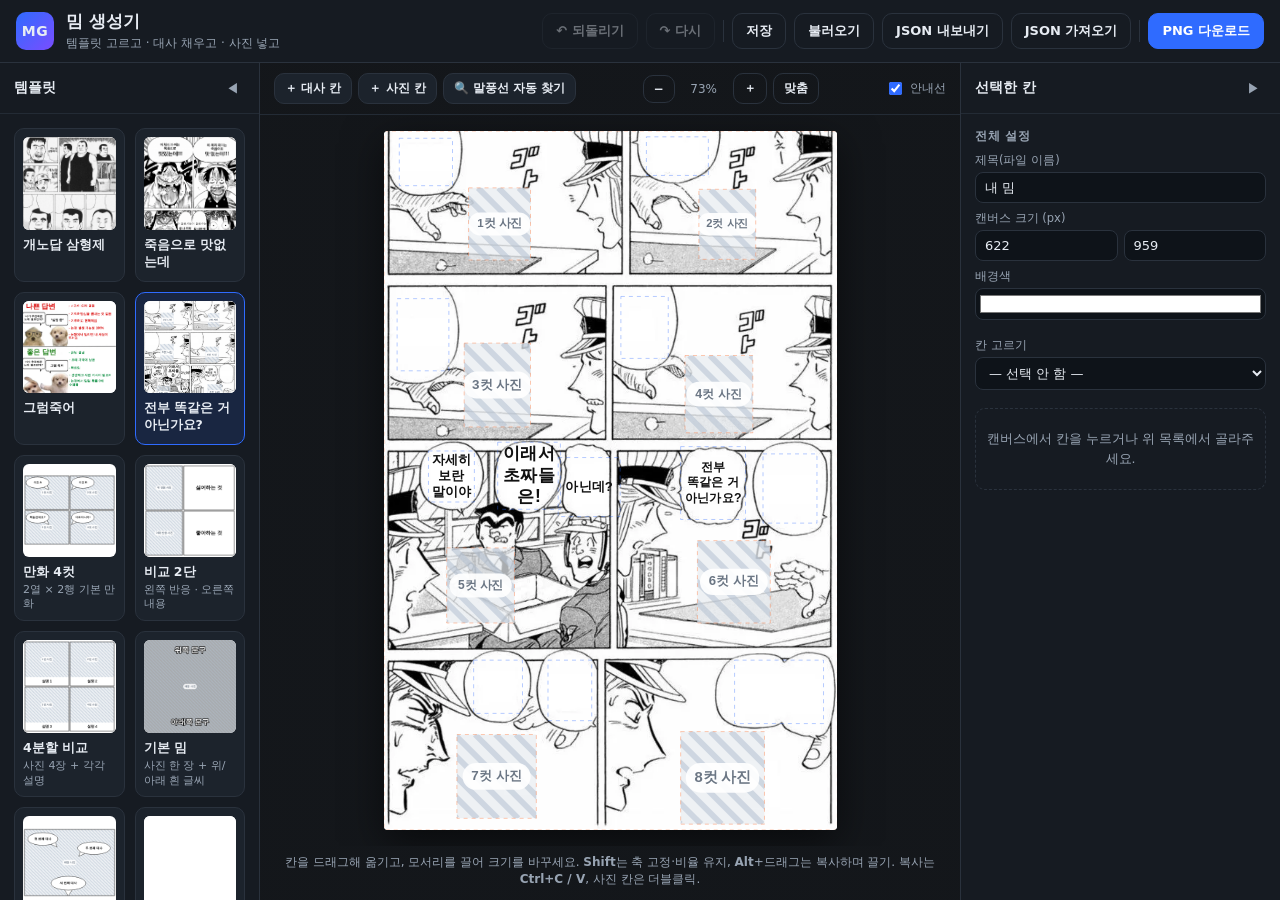
<file: index.html>
<!DOCTYPE html>
<html lang="ko">
<head>
<meta charset="UTF-8" />
<meta name="viewport" content="width=device-width, initial-scale=1.0" />
<title>밈 생성기 — 템플릿으로 만드는 짤 제작기</title>
<meta name="description" content="템플릿을 고르고 대사와 사진을 채워 밈 이미지를 만드는 웹 도구." />
<link rel="icon" href="data:image/svg+xml,%3Csvg xmlns='http://www.w3.org/2000/svg' viewBox='0 0 32 32'%3E%3Crect width='32' height='32' rx='7' fill='%232f6bff'/%3E%3Cellipse cx='16' cy='14' rx='10' ry='7' fill='%23fff'/%3E%3Cpath d='M13 20l-2 6 7-5z' fill='%23fff'/%3E%3C/svg%3E" />
<link rel="stylesheet" href="css/style.css?v=dev" />
</head>
<body>

<header class="topbar">
  <div class="brand">
    <span class="brand-mark">MG</span>
    <div>
      <h1>밈 생성기</h1>
      <p>템플릿 고르고 · 대사 채우고 · 사진 넣고</p>
    </div>
  </div>
  <div class="topbar-actions">
    <button id="btn-undo" class="btn ghost" title="되돌리기 (Ctrl+Z)"><span class="ico">↶</span><span class="lbl"> 되돌리기</span></button>
    <button id="btn-redo" class="btn ghost" title="다시 실행 (Ctrl+Shift+Z)"><span class="ico">↷</span><span class="lbl"> 다시</span></button>
    <span class="divider"></span>
    <!-- 좁은 화면에서는 아래 넷이 "더보기" 안으로 접힌다 -->
    <div class="more-wrap">
      <button id="btn-more" class="btn ghost" aria-expanded="false" aria-controls="more-menu">⋯</button>
      <div class="more-menu" id="more-menu">
        <button id="btn-save" class="btn ghost">저장</button>
        <button id="btn-load" class="btn ghost">불러오기</button>
        <button id="btn-export-json" class="btn ghost">JSON 내보내기</button>
        <button id="btn-import-json" class="btn ghost">JSON 가져오기</button>
      </div>
    </div>
    <span class="divider"></span>
    <button id="btn-download" class="btn primary"><span class="lbl">PNG </span>다운로드</button>
  </div>
</header>

<main class="layout">

  <!-- ── 왼쪽: 템플릿 갤러리 ───────────────────────────── -->
  <aside class="panel panel-left" id="panel-left">
    <div class="panel-head">
      <h2>템플릿</h2>
      <button class="icon-btn panel-toggle" data-target="panel-left" title="접기">◀</button>
    </div>
    <div class="panel-body">
      <div class="gallery" id="gallery"></div>

      <div class="section">
        <h3>내 이미지로 시작</h3>
        <p class="hint">배경 사진을 올리면 그 위에 대사·사진 칸을 직접 그릴 수 있어요.</p>
        <label class="btn block">
          배경 이미지 업로드
          <input type="file" id="custom-bg" accept="image/*" hidden />
        </label>
      </div>

      <div class="section" id="trash-section" hidden>
        <h3>🗑 휴지통 <span class="admin-badge">관리자</span></h3>
        <p class="hint">지운 템플릿은 여기 남습니다. 방문자에게는 보이지 않습니다.</p>
        <div id="trash-list" class="saved-list"></div>
      </div>

      <div class="section">
        <h3>저장된 작업</h3>
        <div id="saved-list" class="saved-list"></div>
      </div>
    </div>
  </aside>

  <!-- ── 가운데: 캔버스 ────────────────────────────────── -->
  <section class="stage" id="stage">
    <div class="stage-toolbar">
      <div class="tool-group">
        <button class="btn small" id="btn-add-text">＋ 대사 칸</button>
        <button class="btn small" id="btn-add-image">＋ 사진 칸</button>
        <button class="btn small" id="btn-detect" title="배경 만화에서 빈 말풍선을 찾아 대사 칸으로 만듭니다">🔍 말풍선 자동 찾기</button>
      </div>
      <div class="tool-group">
        <button class="btn small ghost" id="btn-zoom-out">−</button>
        <span class="zoom-label" id="zoom-label">100%</span>
        <button class="btn small ghost" id="btn-zoom-in">＋</button>
        <button class="btn small ghost" id="btn-zoom-fit">맞춤</button>
      </div>
      <div class="tool-group">
        <label class="check"><input type="checkbox" id="chk-guides" checked /> 안내선</label>
      </div>
      <div class="tool-group admin-tools" id="admin-tools" hidden>
        <span class="admin-badge">관리자</span>
        <button class="btn small primary" id="btn-overwrite">💾 이 템플릿 수정</button>
        <button class="btn small" id="btn-publish">🚀 새로 게시</button>
        <button class="btn small ghost" id="btn-token">토큰 입력</button>
      </div>
    </div>

    <div class="canvas-wrap" id="canvas-wrap">
      <canvas id="canvas"></canvas>
    </div>

    <p class="stage-hint">칸을 드래그해 옮기고, 모서리를 끌어 크기를 바꾸세요. <b>Shift</b>는 축 고정·비율 유지, <b>Alt</b>+드래그는 복사하며 끌기. 복사는 <b>Ctrl+C / V</b>, 사진 칸은 더블클릭.</p>
  </section>

  <!-- ── 오른쪽: 속성 편집 ─────────────────────────────── -->
  <aside class="panel panel-right" id="panel-right">
    <div class="panel-head">
      <button class="icon-btn panel-toggle" data-target="panel-right" title="접기">▶</button>
      <h2>선택한 칸</h2>
    </div>
    <div class="panel-body">
      <div class="section" id="doc-props"></div>
      <div id="slot-list" class="slot-list"></div>
      <p class="empty-note" id="empty-note" hidden></p>
    </div>
  </aside>

</main>

<!-- 좁은 화면 전용: 패널을 아래에서 올라오는 시트로 연다 -->
<div class="sheet-backdrop" id="sheet-backdrop" hidden></div>
<nav class="mobile-tabs" id="mobile-tabs" aria-label="패널 열기">
  <button type="button" data-sheet="panel-left"><span class="ico">▦</span>템플릿</button>
  <button type="button" data-sheet="panel-right"><span class="ico">✎</span>칸 편집</button>
</nav>

<input type="file" id="hidden-image-input" accept="image/*" hidden />
<input type="file" id="hidden-json-input" accept="application/json,.json" hidden />

<div class="toast" id="toast" hidden></div>

<script src="assets/templates/comic-8-page.js?v=dev" defer></script>
<script src="assets/templates/brothers-6-page.js?v=dev" defer></script>
<script src="js/templates.js?v=dev" defer></script>
<script src="js/renderer.js?v=dev" defer></script>
<script src="js/detect.js?v=dev" defer></script>
<script src="js/cutout.js?v=dev" defer></script>
<script src="js/library.js?v=dev" defer></script>
<script src="js/admin.js?v=dev" defer></script>
<script src="js/editor.js?v=dev" defer></script>
<script src="js/app.js?v=dev" defer></script>
</body>
</html>
</file>
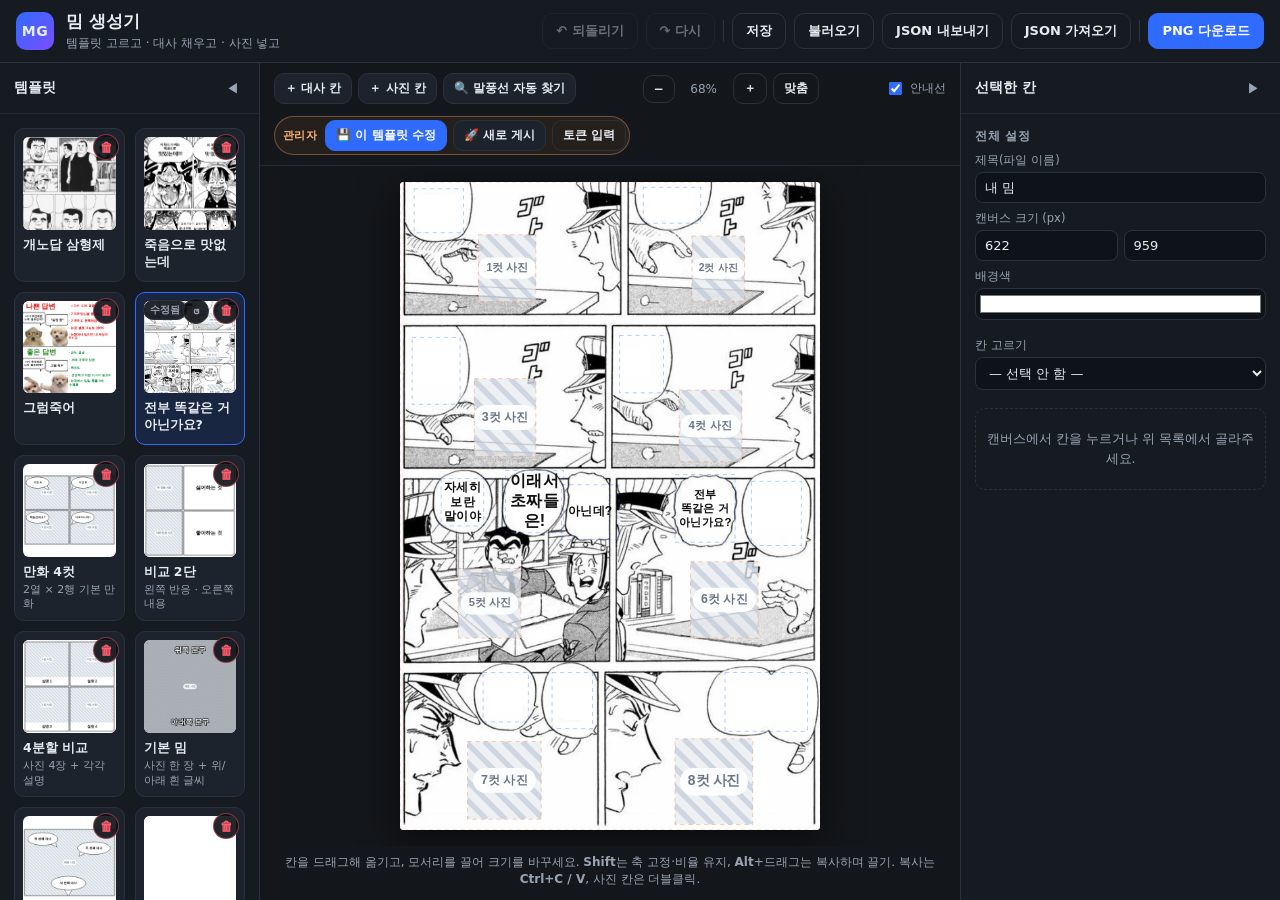
<file: admin.html>
<!DOCTYPE html>
<html lang="ko">
<head>
<meta charset="UTF-8" />
<title>밈 생성기 — 관리자</title>
<meta name="robots" content="noindex" />
<script>
  // 편집기는 하나뿐이다. 관리자 화면은 같은 앱을 관리자 모드로 여는 주소일 뿐이다.
  location.replace('index.html?admin=1' + location.hash);
</script>
</head>
<body>
<p>관리자 모드로 이동합니다… <a href="index.html?admin=1">열리지 않으면 여기를 누르세요</a></p>
</body>
</html>
</file>
<file: css/style.css>
/* 밈 생성기 — 스타일 */

:root {
  --bg: #0f1216;
  --bg-panel: #161b22;
  --bg-elev: #1c232c;
  --bg-input: #0e1319;
  --line: #2a323d;
  --line-soft: #232b35;
  --text: #e7ecf3;
  --text-dim: #98a4b3;
  --accent: #2f6bff;
  --accent-soft: rgba(47, 107, 255, .14);
  --danger: #ff5c6c;
  --radius: 10px;
  --font: "Pretendard", "Noto Sans KR", "Malgun Gothic", "Apple SD Gothic Neo", "맑은 고딕", system-ui, sans-serif;
}

* { box-sizing: border-box; }

/* display 를 지정한 클래스가 hidden 속성을 이기는 일이 없도록 못박는다 */
[hidden] { display: none !important; }

html, body {
  height: 100%;
  margin: 0;
}

body {
  display: flex;
  flex-direction: column;
  background: var(--bg);
  color: var(--text);
  font-family: var(--font);
  font-size: 14px;
  -webkit-font-smoothing: antialiased;
}

h1, h2, h3 { margin: 0; }

/* ── 상단바 ─────────────────────────────────────────── */
.topbar {
  display: flex;
  align-items: center;
  justify-content: space-between;
  gap: 16px;
  padding: 10px 16px;
  background: var(--bg-panel);
  border-bottom: 1px solid var(--line);
  flex: 0 0 auto;
}

.brand { display: flex; align-items: center; gap: 12px; }

.brand-mark {
  display: grid;
  place-items: center;
  width: 38px; height: 38px;
  border-radius: 10px;
  background: linear-gradient(135deg, #2f6bff, #7a4dff);
  font-weight: 800;
  letter-spacing: .5px;
}

.brand h1 { font-size: 17px; font-weight: 700; }
.brand p { margin: 2px 0 0; font-size: 12px; color: var(--text-dim); }

.topbar-actions { display: flex; align-items: center; gap: 8px; flex-wrap: wrap; }
.divider { width: 1px; height: 22px; background: var(--line); }

/* 넓은 화면에서는 "더보기"가 없고 버튼이 그대로 늘어선다 */
.more-wrap { display: contents; }
.more-menu { display: contents; }
#btn-more { display: none; }

/* 좁은 화면 전용 요소 */
.mobile-tabs { display: none; }
.sheet-backdrop { display: none; }

/* ── 버튼 / 입력 ───────────────────────────────────── */
.btn {
  appearance: none;
  border: 1px solid var(--line);
  background: var(--bg-elev);
  color: var(--text);
  font-family: inherit;
  font-size: 13px;
  font-weight: 600;
  padding: 8px 13px;
  border-radius: var(--radius);
  cursor: pointer;
  transition: background .15s, border-color .15s, opacity .15s;
}
.btn:hover { background: #232b36; border-color: #384252; }
.btn:active { transform: translateY(1px); }
.btn:disabled { opacity: .4; cursor: default; }
.btn.primary { background: var(--accent); border-color: var(--accent); color: #fff; }
.btn.primary:hover { background: #3f78ff; }
.btn.ghost { background: transparent; }
.btn.small { padding: 6px 10px; font-size: 12px; }
.btn.block { display: block; width: 100%; text-align: center; }

.icon-btn {
  appearance: none;
  border: 1px solid transparent;
  background: transparent;
  color: var(--text-dim);
  width: 26px; height: 26px;
  border-radius: 7px;
  cursor: pointer;
  font-size: 13px;
  line-height: 1;
  display: grid;
  place-items: center;
}
.icon-btn:hover { background: var(--bg-elev); color: var(--text); border-color: var(--line); }
.icon-btn.danger:hover { color: var(--danger); border-color: rgba(255, 92, 108, .4); }

.input, .textarea, select.input {
  width: 100%;
  background: var(--bg-input);
  border: 1px solid var(--line);
  color: var(--text);
  font-family: inherit;
  font-size: 13px;
  padding: 7px 9px;
  border-radius: 8px;
}
.input:focus, .textarea:focus { outline: 2px solid var(--accent-soft); border-color: var(--accent); }
.textarea { resize: vertical; line-height: 1.4; }
.input.color { padding: 2px; height: 32px; cursor: pointer; }

.range { width: 100%; accent-color: var(--accent); }

.check {
  display: inline-flex;
  align-items: center;
  gap: 5px;
  font-size: 12px;
  color: var(--text-dim);
  cursor: pointer;
  user-select: none;
}
.check input { accent-color: var(--accent); }

/* ── 레이아웃 ──────────────────────────────────────── */
.layout {
  flex: 1 1 auto;
  display: grid;
  grid-template-columns: 260px minmax(0, 1fr) 320px;
  min-height: 0;
}

.panel {
  background: var(--bg-panel);
  display: flex;
  flex-direction: column;
  min-height: 0;
  transition: width .18s ease;
}
.panel-left { border-right: 1px solid var(--line); }
.panel-right { border-left: 1px solid var(--line); }

.panel-head {
  display: flex;
  align-items: center;
  justify-content: space-between;
  gap: 8px;
  padding: 12px 14px;
  border-bottom: 1px solid var(--line-soft);
  flex: 0 0 auto;
}
.panel-head h2 { font-size: 14px; font-weight: 700; }
.panel-right .panel-head { flex-direction: row-reverse; justify-content: flex-end; }
.panel-right .panel-head h2 { flex: 1; }

.panel-body {
  flex: 1 1 auto;
  overflow-y: auto;
  padding: 14px;
  display: flex;
  flex-direction: column;
  gap: 18px;
}

.panel.collapsed { width: 44px; }
.panel.collapsed .panel-body,
.panel.collapsed .panel-head h2 { display: none; }
.panel.collapsed .panel-toggle { transform: rotate(180deg); }

.layout:has(.panel-left.collapsed) { grid-template-columns: 44px minmax(0, 1fr) 320px; }
.layout:has(.panel-right.collapsed) { grid-template-columns: 260px minmax(0, 1fr) 44px; }
.layout:has(.panel-left.collapsed):has(.panel-right.collapsed) { grid-template-columns: 44px minmax(0, 1fr) 44px; }

.section { display: flex; flex-direction: column; gap: 8px; }
.section h3 { font-size: 12px; text-transform: uppercase; letter-spacing: .06em; color: var(--text-dim); }
.hint { margin: 0; font-size: 12px; color: var(--text-dim); line-height: 1.5; }

/* ── 템플릿 갤러리 ─────────────────────────────────── */
.gallery { display: grid; grid-template-columns: 1fr 1fr; gap: 10px; }

.tpl-card {
  position: relative;
  border: 1px solid var(--line);
  background: var(--bg-elev);
  border-radius: var(--radius);
  padding: 8px;
  cursor: pointer;
  text-align: left;
  color: inherit;
  font-family: inherit;
  display: flex;
  flex-direction: column;
  gap: 7px;
  transition: border-color .15s, background .15s;
}
.tpl-card:hover { border-color: #46536a; }
.tpl-card:focus-visible { outline: 2px solid var(--accent); outline-offset: 2px; }
.tpl-card.active { border-color: var(--accent); background: var(--accent-soft); }

/* 템플릿 카드 관리 도구 (관리자)
 * 항상 보이게 둔다. hover 로만 나타나게 했더니 있는 줄 모르고,
 * 터치 기기에서는 hover 가 없어 아예 누를 수 없었다. */
.tpl-tools {
  position: absolute;
  top: 5px;
  right: 5px;
  display: flex;
  gap: 4px;
}
.tpl-tool {
  width: 26px;
  height: 26px;
  border-radius: 50%;
  border: 1px solid var(--line);
  background: rgba(12, 15, 20, .9);
  color: var(--text-dim);
  font-size: 13px;
  font-weight: 700;
  line-height: 1;
  cursor: pointer;
  display: grid;
  place-items: center;
  transition: background .12s, color .12s, transform .12s;
}
.tpl-tool:hover { background: #2f3946; color: var(--text); transform: scale(1.08); }
.tpl-tool:focus-visible { outline: 2px solid var(--accent); outline-offset: 2px; }
.tpl-tool.danger { border-color: rgba(255, 92, 108, .5); color: var(--danger); }
.tpl-tool.danger:hover { background: var(--danger); border-color: var(--danger); color: #fff; }

/* 숨김 / 수정됨 표시 */
.tpl-tag {
  position: absolute;
  top: 7px;
  left: 7px;
  font-size: 10px;
  font-weight: 700;
  padding: 2px 6px;
  border-radius: 999px;
  background: rgba(12, 15, 20, .9);
  border: 1px solid var(--line);
  color: var(--text-dim);
}
/* 휴지통 목록 */
.trash-info {
  flex: 1;
  min-width: 0;
  display: flex;
  flex-direction: column;
  gap: 2px;
  padding: 4px 2px;
}
.trash-info strong {
  font-size: 12.5px;
  overflow: hidden;
  text-overflow: ellipsis;
  white-space: nowrap;
}
.trash-info span { font-size: 11px; color: var(--text-dim); }
#trash-section h3 { display: flex; align-items: center; gap: 6px; }

.tpl-thumb {
  aspect-ratio: 1 / 1;
  background: #fff;
  border-radius: 6px;
  overflow: hidden;
  display: grid;
  place-items: center;
}
.tpl-thumb img { max-width: 100%; max-height: 100%; display: block; }

.tpl-meta { display: flex; flex-direction: column; gap: 2px; min-width: 0; }
.tpl-meta strong { font-size: 12.5px; }
.tpl-meta span { font-size: 11px; color: var(--text-dim); line-height: 1.35; }

/* ── 저장된 작업 ───────────────────────────────────── */
.saved-list { display: flex; flex-direction: column; gap: 6px; }
.saved-item { display: flex; align-items: center; gap: 4px; }
.saved-open {
  flex: 1;
  min-width: 0;
  appearance: none;
  border: 1px solid var(--line);
  background: var(--bg-elev);
  border-radius: 8px;
  padding: 7px 9px;
  color: inherit;
  font-family: inherit;
  cursor: pointer;
  display: flex;
  flex-direction: column;
  gap: 2px;
  text-align: left;
}
.saved-open:hover { border-color: #46536a; }
.saved-open strong { font-size: 12.5px; overflow: hidden; text-overflow: ellipsis; white-space: nowrap; }
.saved-open span { font-size: 11px; color: var(--text-dim); }

/* ── 캔버스 스테이지 ───────────────────────────────── */
.stage {
  display: flex;
  flex-direction: column;
  min-width: 0;
  min-height: 0;
  background:
    linear-gradient(0deg, rgba(255,255,255,.02), rgba(255,255,255,.02)),
    var(--bg);
}

.stage-toolbar {
  flex: 0 0 auto;
  display: flex;
  align-items: center;
  justify-content: space-between;
  gap: 12px;
  padding: 10px 14px;
  border-bottom: 1px solid var(--line-soft);
  flex-wrap: wrap;
}
.tool-group { display: flex; align-items: center; gap: 6px; }
.zoom-label { font-size: 12px; color: var(--text-dim); min-width: 46px; text-align: center; }

.canvas-wrap {
  flex: 1 1 auto;
  min-height: 0;
  overflow: auto;
  display: grid;
  place-items: center;
  padding: 16px;
}

#canvas {
  background: #fff;
  border-radius: 4px;
  box-shadow: 0 12px 40px rgba(0, 0, 0, .55);
  touch-action: none;
}

.stage-hint {
  flex: 0 0 auto;
  margin: 0;
  padding: 8px 14px 12px;
  font-size: 12px;
  color: var(--text-dim);
  text-align: center;
}

/* ── 속성 카드 ─────────────────────────────────────── */
.slot-list { display: flex; flex-direction: column; gap: 10px; }

.slot-card {
  border: 1px solid var(--line);
  background: var(--bg-elev);
  border-radius: var(--radius);
  padding: 10px;
  display: flex;
  flex-direction: column;
  gap: 9px;
}
.slot-card.selected { border-color: var(--accent); box-shadow: 0 0 0 1px var(--accent-soft); }

.slot-head { display: flex; align-items: center; gap: 6px; }
.slot-actions { display: flex; gap: 1px; margin-left: auto; }

.badge {
  font-size: 10.5px;
  font-weight: 700;
  padding: 3px 7px;
  border-radius: 999px;
  flex: 0 0 auto;
}
.badge.text { background: rgba(47, 107, 255, .18); color: #8fb0ff; }
.badge.image { background: rgba(255, 140, 60, .16); color: #ffb27a; }

.slot-name {
  flex: 1;
  min-width: 0;
  background: transparent;
  border: 1px solid transparent;
  color: var(--text);
  font-family: inherit;
  font-size: 12.5px;
  font-weight: 600;
  padding: 4px 6px;
  border-radius: 6px;
}
.slot-name:hover { border-color: var(--line); }
.slot-name:focus { outline: none; background: var(--bg-input); border-color: var(--accent); }

.field { display: flex; flex-direction: column; gap: 4px; }
.field-label {
  font-size: 11.5px;
  color: var(--text-dim);
  display: flex;
  justify-content: space-between;
  gap: 8px;
}
.field-value { color: var(--text); font-weight: 600; }

.row { display: grid; grid-template-columns: 1fr 1fr; gap: 8px; }
.grid-2 { display: grid; grid-template-columns: 1fr 1fr; gap: 6px; }
.grid-4 { display: grid; grid-template-columns: repeat(4, 1fr); gap: 5px; }
.mini-field { display: flex; flex-direction: column; gap: 2px; }
.mini-field .input { padding: 5px 4px; font-size: 12px; text-align: center; }
.mini-label { font-size: 10px; color: var(--text-dim); text-align: center; }

.check-row { display: flex; flex-wrap: wrap; gap: 10px; }

/* 아이콘 세그먼트 (정렬 등) */
.seg {
  display: grid;
  grid-template-columns: repeat(3, 1fr);
  gap: 2px;
  padding: 2px;
  background: var(--bg-input);
  border: 1px solid var(--line);
  border-radius: 8px;
}
.seg-btn {
  appearance: none;
  border: 0;
  background: transparent;
  color: var(--text-dim);
  padding: 5px 0;
  border-radius: 6px;
  cursor: pointer;
  display: grid;
  place-items: center;
  transition: background .12s, color .12s;
}
.seg-btn:hover { background: #232b36; color: var(--text); }
.seg-btn.active { background: var(--accent); color: #fff; }
.seg-btn:focus-visible { outline: 2px solid var(--accent); outline-offset: 1px; }
.seg-btn svg { display: block; }

.img-picker { display: flex; gap: 9px; align-items: center; }
.img-preview {
  width: 62px; height: 62px;
  flex: 0 0 auto;
  border-radius: 8px;
  border: 1px solid var(--line);
  background: var(--bg-input);
  overflow: hidden;
  display: grid;
  place-items: center;
}
.img-preview img { width: 100%; height: 100%; object-fit: cover; display: block; }
.img-empty { font-size: 11px; color: var(--text-dim); }
.img-btns { display: flex; flex-direction: column; gap: 6px; flex: 1; }

.empty-note {
  margin: 0;
  font-size: 12.5px;
  color: var(--text-dim);
  line-height: 1.6;
  text-align: center;
  padding: 20px 8px;
  border: 1px dashed var(--line);
  border-radius: var(--radius);
}

/* ── 관리자 ────────────────────────────────────────── */
.admin-tools {
  padding: 3px 3px 3px 8px;
  border: 1px solid rgba(255, 178, 122, .35);
  border-radius: 999px;
  background: rgba(255, 140, 60, .08);
}
.admin-badge {
  font-size: 10.5px;
  font-weight: 700;
  letter-spacing: .04em;
  color: #ffb27a;
  margin-right: 2px;
}

/* ── 모달 ──────────────────────────────────────────── */
.modal-back {
  position: fixed;
  inset: 0;
  background: rgba(0, 0, 0, .6);
  display: grid;
  place-items: center;
  z-index: 100;
  padding: 20px;
}
.modal {
  width: min(460px, 100%);
  background: var(--bg-panel);
  border: 1px solid var(--line);
  border-radius: 14px;
  padding: 20px;
  display: flex;
  flex-direction: column;
  gap: 12px;
  box-shadow: 0 24px 60px rgba(0, 0, 0, .6);
}
.modal h3 { font-size: 15px; }
.modal-actions { display: flex; justify-content: flex-end; gap: 8px; }

/* ── 토스트 ────────────────────────────────────────── */
.toast {
  position: fixed;
  left: 50%;
  bottom: 26px;
  transform: translateX(-50%) translateY(12px);
  background: #0b0e13;
  border: 1px solid var(--line);
  color: var(--text);
  padding: 10px 16px;
  border-radius: 999px;
  font-size: 13px;
  box-shadow: 0 10px 30px rgba(0, 0, 0, .5);
  opacity: 0;
  transition: opacity .2s, transform .2s;
  z-index: 50;
  pointer-events: none;
}
.toast.show { opacity: 1; transform: translateX(-50%) translateY(0); }

/* ── 스크롤바 ──────────────────────────────────────── */
.panel-body::-webkit-scrollbar, .canvas-wrap::-webkit-scrollbar { width: 10px; height: 10px; }
.panel-body::-webkit-scrollbar-thumb, .canvas-wrap::-webkit-scrollbar-thumb {
  background: #2b333f; border-radius: 999px; border: 3px solid transparent; background-clip: content-box;
}
.panel-body::-webkit-scrollbar-thumb:hover, .canvas-wrap::-webkit-scrollbar-thumb:hover { background-color: #3a4453; }

/* ── 반응형 ────────────────────────────────────────── */
@media (max-width: 1100px) {
  .layout { grid-template-columns: 220px minmax(0, 1fr) 280px; }
  .gallery { grid-template-columns: 1fr; }
}

/* ── 좁은 화면 (모바일·태블릿 세로) ───────────────────
 * 데스크톱은 3단 고정 레이아웃이지만, 좁은 화면에서 그대로 쌓으면
 * 캔버스가 화면의 1/4로 밀려 편집이 불가능하다.
 * 그래서 캔버스가 화면을 다 쓰고, 좌·우 패널은 아래에서 올라오는
 * 시트로 바뀐다. */
@media (max-width: 860px) {
  .layout {
    grid-template-columns: 1fr;
    grid-template-rows: 1fr;
  }

  /* 상단바 — 한 줄로 */
  .topbar { padding: 8px 10px; gap: 8px; }
  .brand-mark { width: 32px; height: 32px; font-size: 13px; }
  .brand h1 { font-size: 15px; }
  .brand p { display: none; }
  .topbar-actions { gap: 6px; flex-wrap: nowrap; }
  .topbar-actions .btn { padding: 8px 10px; }
  .topbar-actions .lbl { display: none; }
  .topbar .divider { display: none; }

  /* 보조 기능은 "더보기" 안으로 */
  .more-wrap { display: block; position: relative; }
  #btn-more { display: inline-flex; font-size: 16px; line-height: 1; padding: 7px 11px; }
  .more-menu {
    position: absolute;
    right: 0;
    top: calc(100% + 6px);
    display: none;
    flex-direction: column;
    gap: 4px;
    padding: 6px;
    min-width: 160px;
    background: var(--bg-elev);
    border: 1px solid var(--line);
    border-radius: 12px;
    box-shadow: 0 16px 40px rgba(0, 0, 0, .5);
    z-index: 70;
  }
  .more-menu.open { display: flex; }
  .more-menu .btn { text-align: left; width: 100%; }

  /* 캔버스가 화면을 다 쓴다 */
  .stage { grid-area: 1 / 1; padding-bottom: 62px; }   /* 아래 탭바 자리 */
  .stage-toolbar {
    flex-wrap: nowrap;
    overflow-x: auto;
    gap: 8px;
    padding: 8px 10px;
    scrollbar-width: none;
  }
  .stage-toolbar::-webkit-scrollbar { display: none; }
  .tool-group { flex: 0 0 auto; }
  .stage-hint { display: none; }
  .canvas-wrap { padding: 10px; }

  /* 좌·우 패널 = 아래에서 올라오는 시트 */
  .panel {
    position: fixed;
    left: 0;
    right: 0;
    bottom: 0;
    max-height: 78vh;
    border: 0;
    border-top: 1px solid var(--line);
    border-radius: 16px 16px 0 0;
    box-shadow: 0 -12px 40px rgba(0, 0, 0, .5);
    transform: translateY(102%);
    transition: transform .22s ease;
    z-index: 80;
    visibility: hidden;
  }
  .panel.sheet-open { transform: none; visibility: visible; }
  .panel-head { padding: 14px; }
  .panel-head h2 { font-size: 15px; }
  .panel-right .panel-head { flex-direction: row; }
  .panel-body { padding: 14px 14px 24px; }

  /* 시트 닫기 버튼 (데스크톱의 접기 버튼을 재사용) */
  .panel-toggle { display: grid; transform: none !important; }
  .panel-toggle::before { content: '✕'; }
  .panel-toggle { font-size: 0; }
  .panel-toggle::before { font-size: 13px; }

  .sheet-backdrop {
    display: block;   /* 기본값이 none 이라 여기서 켜 준다 */
    position: fixed;
    inset: 0;
    background: rgba(0, 0, 0, .5);
    z-index: 75;
  }

  /* 아래 탭바 */
  .mobile-tabs {
    display: grid;
    grid-template-columns: 1fr 1fr;
    position: fixed;
    left: 0;
    right: 0;
    bottom: 0;
    background: var(--bg-panel);
    border-top: 1px solid var(--line);
    z-index: 78;
    padding-bottom: env(safe-area-inset-bottom, 0);
  }
  .mobile-tabs button {
    appearance: none;
    border: 0;
    background: transparent;
    color: var(--text-dim);
    font-family: inherit;
    font-size: 11px;
    font-weight: 600;
    padding: 8px 4px 10px;
    display: flex;
    flex-direction: column;
    align-items: center;
    gap: 3px;
    cursor: pointer;
  }
  .mobile-tabs button .ico { font-size: 18px; line-height: 1; }
  .mobile-tabs button.active { color: var(--accent); }

  /* 손가락으로 누를 수 있는 크기로 */
  .gallery { grid-template-columns: 1fr 1fr; gap: 12px; }
  .tpl-tool { width: 32px; height: 32px; font-size: 15px; }
  .icon-btn { width: 32px; height: 32px; }
  .seg-btn { padding: 9px 0; }
  .input, .textarea, select.input { font-size: 16px; padding: 9px 10px; }  /* 16px 미만이면 iOS가 확대한다 */
  .btn { padding: 9px 13px; }
  .btn.small { padding: 8px 11px; }
  .toast { bottom: 76px; }
}

@media (max-width: 420px) {
  .gallery { grid-template-columns: 1fr; }
}
}

/* 배경 지우기(누끼) 옵션 */
.cutout-row {
  display: flex;
  align-items: center;
  justify-content: space-between;
  gap: 8px;
  flex-wrap: wrap;
}
</file>
